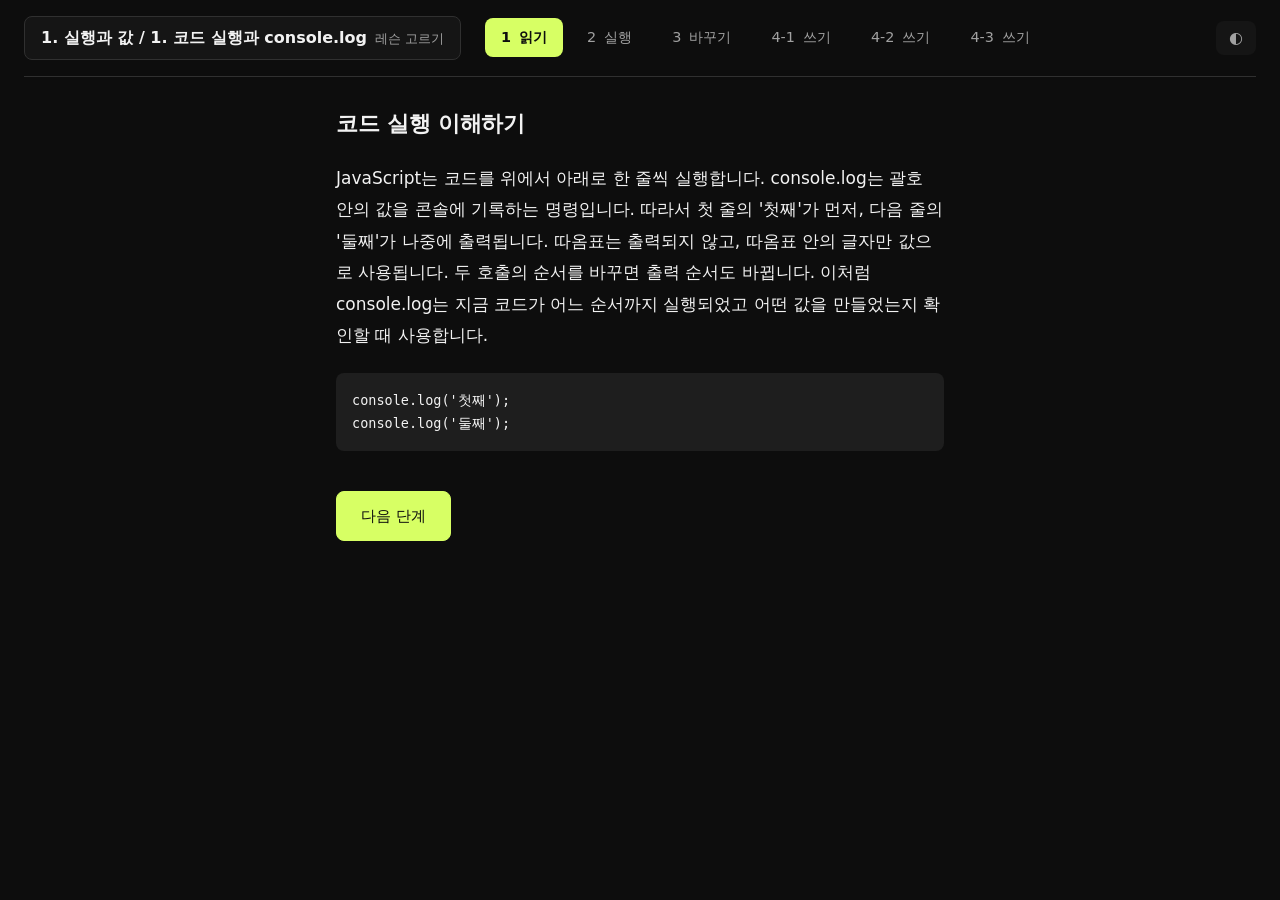
<file: index.html>
<!doctype html>
<html lang="ko" data-theme="dark">
<head>
  <meta charset="utf-8">
  <meta name="viewport" content="width=device-width, initial-scale=1">
  <meta name="description" content="설치 없이 브라우저에서 코드를 고쳐 실행하며 자바스크립트와 React 를 익히는 학습 도구입니다.">
  <title>JS·React 학습 플레이그라운드</title>
  <link rel="icon" href="favicon.svg" type="image/svg+xml">
  <link rel="stylesheet" href="css/tokens.css">
  <link rel="stylesheet" href="css/app.css">
</head>
<body>
  <a class="skip-link" href="#main">본문으로 건너뛰기</a>

  <header class="topbar">
    <h1 class="topbar__title">
      <button id="lesson-menu" class="lesson-menu" type="button"
              aria-expanded="false" aria-haspopup="dialog" aria-controls="lesson-overlay">
        <span id="lesson-title">레슨을 불러오는 중…</span>
        <span class="lesson-menu__hint" aria-hidden="true">레슨 고르기</span>
      </button>
    </h1>

    <ol id="step-list" class="chips" aria-label="단계"></ol>

    <button id="theme-toggle" class="theme-toggle" type="button">
      <span class="theme-toggle__icon" aria-hidden="true">◐</span>
      <span id="theme-toggle-label" class="visually-hidden">화면 테마 바꾸기</span>
    </button>
  </header>

  <main id="main" class="layout layout--read">
    <section class="pane pane--brief" aria-labelledby="step-title">
      <h2 id="step-title" class="step-title"></h2>
      <div id="lesson-brief" class="prose"></div>
      <button id="next-step" class="button button--primary" type="button">다음 단계</button>
    </section>

    <section class="pane pane--editor" aria-labelledby="editor-heading">
      <div class="pane__head">
        <h2 id="editor-heading" class="pane__title">코드</h2>
        <button id="brief-toggle" class="button button--quiet button--toggle" type="button"
                aria-expanded="true" aria-controls="main">설명 숨기기</button>
      </div>

      <p id="notice" class="notice" role="status" aria-live="polite"></p>

      <div id="editor-host" class="editor-host"></div>
      <pre id="readonly-code" class="readonly-code" tabindex="0" aria-label="레슨 코드 (읽기 전용)" hidden></pre>

      <p id="editor-hint" class="hint">
        Tab은 들여쓰기입니다. <kbd>Esc</kbd>를 누른 뒤 <kbd>Tab</kbd>을 누르면 편집기 밖으로 이동합니다.
      </p>

      <div class="button-row">
        <button id="run" class="button button--primary" type="button" disabled>실행</button>
        <button id="reset" class="button" type="button" disabled>코드 되돌리기</button>
        <button id="reference" class="button button--quiet" type="button" hidden>앞 단계 코드</button>
        <button id="hint" class="button button--quiet" type="button" hidden>힌트</button>
        <button id="solution" class="button button--quiet" type="button" hidden>정답 보기</button>
      </div>

      <div id="assist" class="assist" role="status" aria-live="polite" hidden></div>

      <div id="preview-panel" class="preview" hidden>
        <h2 class="pane__title">미리보기</h2>
        <p id="preview-status" class="preview__status" role="status" aria-live="polite"></p>
        <div id="preview-host" class="preview__host"></div>
      </div>
    </section>

    <section class="pane pane--result">
      <div id="result-block" class="result-block">
        <h2 class="pane__title">검사 결과</h2>
        <p class="result-help">내가 작성한 코드를 실행한 결과가 문제에서 요구한 결과와 일치하는지 확인합니다.</p>
        <p id="assert-summary" class="status" role="status" aria-live="polite"></p>
        <ol id="asserts" class="assert-list"></ol>
      </div>

      <h2 class="pane__title">콘솔 출력</h2>
      <p id="status" class="status" role="status" aria-live="polite"></p>
      <ol id="log" class="log" role="log" aria-label="콘솔 출력"></ol>
    </section>
  </main>

  <div id="lesson-overlay" class="overlay" role="dialog" aria-modal="true" aria-labelledby="overlay-title" hidden>
    <div class="overlay__panel">
      <div class="overlay__head">
        <h2 id="overlay-title">레슨 고르기</h2>
        <button id="overlay-close" class="button button--quiet" type="button">닫기</button>
      </div>
      <div id="lesson-list" class="overlay__body"></div>
    </div>
  </div>

  <div id="sandbox-host" class="sandbox-host" aria-hidden="true"></div>

  <script>
    // 정식 과정으로 통합된 뒤에도 남아 있는 미리보기 링크를 기본 주소로 정리한다.
    const currentUrl = new URL(location.href);
    if (currentUrl.searchParams.has('curriculum')) {
      currentUrl.searchParams.delete('curriculum');
      history.replaceState(null, '', currentUrl.pathname + currentUrl.search + currentUrl.hash);
    }
  </script>
  <script type="module" src="js/main.js"></script>
</body>
</html>
</file>
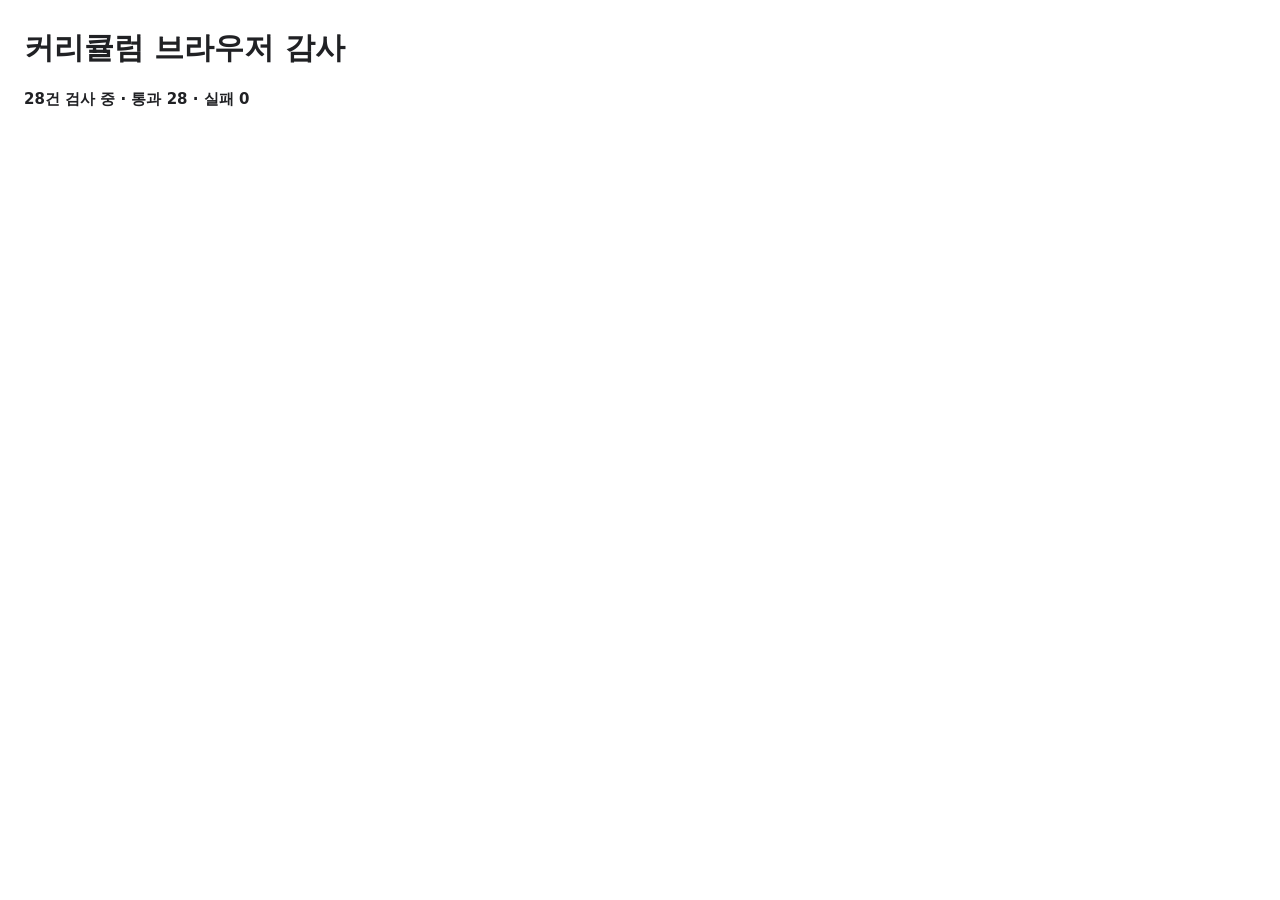
<file: browser-audit.html>
<!doctype html>
<html lang="ko">
<head>
  <meta charset="utf-8">
  <meta name="viewport" content="width=device-width, initial-scale=1">
  <title>커리큘럼 브라우저 감사</title>
  <style>
    body { margin: 24px; font: 15px/1.6 system-ui, sans-serif; color: #202124; }
    h1 { margin-bottom: 8px; }
    #status { font-weight: 700; }
    #failures { color: #b42318; white-space: pre-wrap; }
    #mount { position: fixed; left: -10000px; width: 800px; height: 600px; }
  </style>
</head>
<body>
  <h1>커리큘럼 브라우저 감사</h1>
  <p id="status">검사 준비 중…</p>
  <p id="summary"></p>
  <pre id="failures"></pre>
  <div id="mount" aria-hidden="true"></div>
  <script type="module" src="js/browser-audit.js?v=3"></script>
</body>
</html>
</file>
<file: css/tokens.css>
/* primitive → semantic 2단 토큰. 컴포넌트는 semantic만 참조한다.
   테마는 semantic 값만 갈아 끼운다 — 컴포넌트 CSS 는 한 줄도 바뀌지 않는다. */
:root {
  /* ========== primitive: Codex 중립색 ========== */
  --c-sand-50: #ffffff;
  --c-sand-100: #f7f7f7;
  --c-sand-200: #ededed;
  --c-sand-300: #d9d9d9;
  --c-ink-500: #696969;
  --c-ink-900: #171717;
  --c-ink-a20: rgba(0, 0, 0, 0.16);
  --c-ink-a35: rgba(0, 0, 0, 0.5);

  --c-clay-600: #3f6212;
  --c-clay-100: #ecfccb;

  --c-red-700: #a32e22;
  --c-green-700: #3f6b37;
  --c-amber-800: #8a5a16;

  --c-plum-700: #8a3a6b;
  --c-teal-800: #1f5f5b;
  --c-moss-700: #3f6b37;
  --c-ochre-800: #8a5a16;

  /* ========== primitive: Codex 다크 ========== */
  --c-bark-900: #0d0d0d;
  --c-bark-800: #151515;
  --c-bark-700: #1e1e1e;
  --c-bark-600: #303030;
  --c-bark-300: #a1a1a1;
  --c-bark-50: #f2f2f2;
  --c-shadow-a55: rgba(0, 0, 0, 0.72);
  --c-scrim-a60: rgba(0, 0, 0, 0.72);

  --c-flame-300: #e6ff8a;
  --c-flame-400: #d7ff64;
  --c-flame-900: #263315;

  --c-red-400: #ff8585;
  --c-green-400: #80d49b;
  --c-amber-400: #e8bd6a;

  --c-plum-300: #d2a8ff;
  --c-sky-300: #8cc8ff;
  --c-moss-300: #a8d8a0;
  --c-ochre-300: #f0bd75;

  /* ========== semantic: 라이트가 기본 ========== */
  --c-bg: var(--c-sand-50);
  --c-surface: var(--c-sand-100);
  --c-surface-alt: var(--c-sand-200);
  --c-border: var(--c-sand-300);
  --c-scrim: var(--c-ink-a35);
  --sh-overlay: 0 16px 40px var(--c-ink-a20);

  --c-text-strong: var(--c-ink-900);
  --c-text-muted: var(--c-ink-500);
  --c-text-error: var(--c-red-700);
  --c-text-ok: var(--c-green-700);
  --c-text-warn: var(--c-amber-800);

  /* 강조색은 하나다. 누를 곳과 지금 있는 곳에만 쓴다. */
  --c-accent: var(--c-clay-600);
  --c-accent-hover: #4d7c0f;
  --c-accent-weak: var(--c-clay-100);
  --c-on-accent: var(--c-sand-50);
  --c-focus: var(--c-clay-600);

  --c-syntax-keyword: var(--c-plum-700);
  --c-syntax-name: var(--c-teal-800);
  --c-syntax-string: var(--c-moss-700);
  --c-syntax-number: var(--c-ochre-800);
  --c-syntax-comment: var(--c-ink-500);

  /* ---------- 글꼴 ---------- */
  /* 한글 가독성 우선. 영문 기준 스택을 그대로 쓰지 않는다. */
  --f-sans: -apple-system, BlinkMacSystemFont, 'Apple SD Gothic Neo', 'Noto Sans KR',
    'Malgun Gothic', system-ui, sans-serif;
  --f-mono: ui-monospace, SFMono-Regular, Menlo, Consolas, 'D2Coding', monospace;

  /* ---------- 간격 ---------- */
  --sp-1: 4px;
  --sp-2: 8px;
  --sp-3: 12px;
  --sp-4: 16px;
  --sp-6: 24px;
  --sp-8: 32px;
  --sp-10: 40px;

  /* ---------- 모서리 ---------- */
  --r-sm: 8px;
  --r-lg: 14px;
  --r-pill: 999px;
}

/* ========== 다크 매핑 ==========
   두 곳에 같은 내용을 적는다. 시스템 설정을 따르는 경우와 사용자가 직접 고른 경우는
   선택자가 다르고, CSS 에는 블록을 재사용하는 수단이 없다.
   먼저 오는 쪽이 시스템 기본, 뒤가 사용자 선택이라 사용자 선택이 항상 이긴다. */
@media (prefers-color-scheme: dark) {
  :root:not([data-theme='light']) {
    --c-bg: var(--c-bark-900);
    --c-surface: var(--c-bark-800);
    --c-surface-alt: var(--c-bark-700);
    --c-border: var(--c-bark-600);
    --c-scrim: var(--c-scrim-a60);
    --sh-overlay: 0 16px 40px var(--c-shadow-a55);

    --c-text-strong: var(--c-bark-50);
    --c-text-muted: var(--c-bark-300);
    --c-text-error: var(--c-red-400);
    --c-text-ok: var(--c-green-400);
    --c-text-warn: var(--c-amber-400);

    --c-accent: var(--c-flame-400);
    --c-accent-hover: var(--c-flame-300);
    --c-accent-weak: var(--c-flame-900);
    --c-on-accent: var(--c-bark-900);
    --c-focus: var(--c-flame-400);

    --c-syntax-keyword: var(--c-plum-300);
    --c-syntax-name: var(--c-sky-300);
    --c-syntax-string: var(--c-moss-300);
    --c-syntax-number: var(--c-ochre-300);
    --c-syntax-comment: var(--c-bark-300);
  }
}

:root[data-theme='dark'] {
  --c-bg: var(--c-bark-900);
  --c-surface: var(--c-bark-800);
  --c-surface-alt: var(--c-bark-700);
  --c-border: var(--c-bark-600);
  --c-scrim: var(--c-scrim-a60);
  --sh-overlay: 0 16px 40px var(--c-shadow-a55);

  --c-text-strong: var(--c-bark-50);
  --c-text-muted: var(--c-bark-300);
  --c-text-error: var(--c-red-400);
  --c-text-ok: var(--c-green-400);
  --c-text-warn: var(--c-amber-400);

  --c-accent: var(--c-flame-400);
  --c-accent-hover: var(--c-flame-300);
  --c-accent-weak: var(--c-flame-900);
  --c-on-accent: var(--c-bark-900);
  --c-focus: var(--c-flame-400);

  --c-syntax-keyword: var(--c-plum-300);
  --c-syntax-name: var(--c-sky-300);
  --c-syntax-string: var(--c-moss-300);
  --c-syntax-number: var(--c-ochre-300);
  --c-syntax-comment: var(--c-bark-300);
}

:root { color-scheme: dark light; }
</file>
<file: css/app.css>
* { box-sizing: border-box; }

body {
  margin: 0;
  padding: 0 var(--sp-6) var(--sp-10);
  max-width: 1600px;
  min-height: 100vh;
  margin-inline: auto;
  background: var(--c-bg);
  color: var(--c-text-strong);
  font: 16px/1.6 var(--f-sans);
  -webkit-font-smoothing: antialiased;
}

.visually-hidden {
  position: absolute;
  width: 1px;
  height: 1px;
  padding: 0;
  overflow: hidden;
  clip-path: inset(50%);
  white-space: nowrap;
}

.skip-link { position: absolute; left: -9999px; }
.skip-link:focus {
  position: static;
  display: inline-block;
  margin: var(--sp-3) 0;
  color: var(--c-accent);
}

:is(a, button, textarea, pre, .cm-content):focus-visible {
  outline: 2px solid var(--c-focus);
  outline-offset: 2px;
}

/* ---------- 상단 진행 바 ---------- */
/* 스크롤 고정하지 않는다. 긴 지문에서는 지문 끝의 '다음 단계' 버튼이 이동을 맡는다 */
.topbar {
  display: flex;
  align-items: center;
  gap: var(--sp-6);
  flex-wrap: wrap;
  padding: var(--sp-4) 0;
  border-bottom: 1px solid var(--c-border);
  margin-bottom: var(--sp-8);
}

.topbar__title { margin: 0; font-size: 1rem; font-weight: 600; min-width: 0; max-width: 100%; }

.lesson-menu {
  display: flex;
  max-width: 100%;
  text-align: left;
  overflow-wrap: anywhere;
  align-items: baseline;
  gap: var(--sp-2);
  padding: var(--sp-2) var(--sp-4);
  border: 1px solid var(--c-border);
  border-radius: var(--r-sm);
  background: var(--c-surface);
  color: var(--c-text-strong);
  font: inherit;
  font-weight: 600;
  cursor: pointer;
  transition: background-color 120ms ease;
}
.lesson-menu:hover { background: var(--c-surface-alt); }
.lesson-menu__hint { color: var(--c-text-muted); font-size: 0.8rem; font-weight: 400; flex-shrink: 0; }

.theme-toggle {
  margin-left: auto;
  padding: var(--sp-2) var(--sp-3);
  border: 1px solid transparent;
  border-radius: var(--r-sm);
  background: var(--c-surface);
  color: var(--c-text-muted);
  font: inherit;
  font-size: 1rem;
  line-height: 1;
  cursor: pointer;
  transition: background-color 120ms ease;
}
.theme-toggle:hover { background: var(--c-surface-alt); border-color: var(--c-border); }

.chips { display: flex; gap: var(--sp-2); flex-wrap: wrap; margin: 0; padding: 0; list-style: none; }

/* 세 상태를 색에만 기대지 않고 나눈다.
   미방문: 옅은 글자 / 완료: 진한 글자 + ✓ / 현재: 채운 배경 + 굵기.
   흑백으로 보면 밝은 글자 · 진한 글자 · 어두운 면으로 갈린다. */
.chip {
  display: flex;
  align-items: baseline;
  gap: var(--sp-2);
  padding: var(--sp-2) var(--sp-4);
  border: 0;
  border-radius: var(--r-sm);
  background: transparent;
  color: var(--c-text-muted);
  font: inherit;
  font-size: 0.9rem;
  cursor: pointer;
  transition: background-color 120ms ease;
}
.chip:hover { background: var(--c-surface); }
.chip__num { font-variant-numeric: tabular-nums; }

.chip--done { color: var(--c-text-strong); }
.chip--done .chip__num::after { content: '✓'; margin-left: 3px; }

.chip--current {
  background: var(--c-accent);
  color: var(--c-on-accent);
  font-weight: 600;
}
.chip--current:hover { background: var(--c-accent-hover); }

/* ---------- 레이아웃 ---------- */
.layout { display: grid; gap: var(--sp-10); align-items: start; }

.pane { min-width: 0; }

.pane__head { display: flex; align-items: baseline; justify-content: space-between; gap: var(--sp-2); }

/* 영역 이름표다. 제목 위계에 넣지 않는다. */
.pane__title {
  margin: 0 0 var(--sp-3);
  font-size: 0.75rem;
  font-weight: 600;
  color: var(--c-text-muted);
  letter-spacing: 0.06em;
  text-transform: uppercase;
}

/* 코드 영역은 지문과 층위가 다르다. 선이 아니라 배경 톤으로 나눈다. */
:is(.pane--editor, .pane--result) {
  padding: var(--sp-6);
  border-radius: var(--r-lg);
  background: var(--c-surface);
  border: 1px solid var(--c-border);
}

.button--toggle { display: none; }

.layout { grid-template-columns: minmax(0, 1fr); }
.layout--read :is(.pane--editor, .pane--result) { display: none; }
:is(.layout--run, .layout--tweak) .result-block { display: none; }

@media (min-width: 768px) {
  .layout { grid-template-columns: minmax(0, 1fr) minmax(0, 1fr); }
  .pane--brief { grid-column: 1 / -1; }
  .button--toggle { display: inline-block; }
  .layout--brief-collapsed .pane--brief { display: none; }
  .layout--read { grid-template-columns: minmax(0, 1fr); }
}

@media (min-width: 1280px) {
  .layout--read { grid-template-columns: minmax(0, 1fr); }
  :is(.layout--run, .layout--tweak) {
    grid-template-columns: minmax(0, 26rem) minmax(0, 1fr);
    grid-template-areas: 'brief editor' 'brief result';
  }
  :is(.layout--fill, .layout--wrap, .layout--write) {
    grid-template-columns: minmax(0, 24rem) minmax(0, 1fr) minmax(0, 22rem);
    grid-template-areas: 'brief editor result';
  }
  :is(.layout--run, .layout--tweak, .layout--fill, .layout--wrap, .layout--write) .pane--brief { grid-area: brief; grid-column: auto; }
  :is(.layout--run, .layout--tweak, .layout--fill, .layout--wrap, .layout--write) .pane--editor { grid-area: editor; }
  :is(.layout--run, .layout--tweak, .layout--fill, .layout--wrap, .layout--write) .pane--result { grid-area: result; }
  .button--toggle { display: none; }
  .layout--brief-collapsed .pane--brief { display: block; }
}

/* ---------- 지문 (read 화면 기준) ---------- */
.step-title {
  margin: 0 0 var(--sp-6);
  font-size: 1.35rem;
  font-weight: 600;
  line-height: 1.4;
  letter-spacing: -0.01em;
}

/* 읽는 글이다. 한 줄 한글 40자 언저리가 상한 */
.prose {
  max-width: min(38rem, 100%);
  font-size: 1.0625rem;
  line-height: 1.85;
}
/*
 * 지문에는 ReactDOM.createRoot(...).render(...) 같은 공백 없는 코드 조각이 섞인다.
 * 좁은 화면에서 그 한 덩어리가 줄을 넘겨 문서 전체에 가로 스크롤을 만든다(실측: 390px 에서 문서폭 551).
 * word-break: break-all 은 평범한 낱말까지 아무 데서나 끊어 useEffect 같은 이름이 두 줄로 갈린다.
 * overflow-wrap: break-word 는 한 낱말이 제 줄에 들어가지 못할 때만 끊는다. 그 경우가 코드 조각뿐이다.
 */
.prose p { margin: 0 0 1.25em; overflow-wrap: break-word; }
.prose p:last-child { margin-bottom: 0; }

/* read 단계는 본문 한 덩어리뿐이라 넓은 화면에서 가운데로 모은다 */
.layout--read .pane--brief { max-width: min(38rem, 100%); margin: 0 auto; }

#next-step { margin-top: var(--sp-10); }

/* ---------- 에디터 ---------- */
.editor-host {
  overflow: hidden;
  border: 1px solid var(--c-border);
  border-radius: var(--r-sm);
  background: var(--c-bg);
}
.editor-host .cm-editor { max-height: 60vh; background: var(--c-bg); }
.editor-host .cm-scroller { font: 13.5px/1.6 var(--f-mono); }
.editor-host .cm-gutters { border: 0; background: var(--c-bg); color: var(--c-text-muted); }

/* CodeMirror 의 기본 테마가 caret-color 를 검정으로 둔다. 어두운 화면에서는
   배경과 1.21 로 붙어 커서가 보이지 않는다(실측). 글자와 같은 색으로 세운다. */
.editor-host .cm-content { caret-color: var(--c-text-strong); }

/* 선택 영역은 브라우저 기본값에 맡기고 있었다. 값을 읽을 수도 없고 테마에 따라
   달라진다. 편집기 배경과 3:1 이상 갈리는 토큰은 accent 뿐이다(실측). */
.editor-host .cm-content ::selection { background: var(--c-accent); color: var(--c-on-accent); }

/* surface 는 배경과 1.07 이라 보이지 않았다. surface-alt 로 올린다. */
.editor-host .cm-activeLine, .editor-host .cm-activeLineGutter { background: var(--c-surface-alt); }

.code-input {
  display: block;
  width: 100%;
  padding: var(--sp-4);
  border: 0;
  border-radius: var(--r-sm);
  background: var(--c-bg);
  color: var(--c-text-strong);
  font: 13.5px/1.6 var(--f-mono);
  resize: vertical;
}

.readonly-code {
  margin: 0;
  padding: var(--sp-4);
  border-radius: var(--r-sm);
  background: var(--c-bg);
  font: 13.5px/1.6 var(--f-mono);
  white-space: pre-wrap;
  overflow: auto;
  max-height: 50vh;
}

.hint { color: var(--c-text-muted); font-size: 0.85rem; margin: var(--sp-3) 0 0; }

.notice:not(:empty) {
  margin: 0 0 var(--sp-4);
  padding: var(--sp-3) var(--sp-4);
  border-radius: var(--r-sm);
  background: var(--c-surface-alt);
  color: var(--c-text-strong);
  font-size: 0.9rem;
  line-height: 1.6;
}

/* ---------- 미리보기 ---------- */
/* 에디터 열 안에서 위아래로 나눈다. 열을 넷으로 늘리면 코드 쓰는 칸이 눌린다. */
.preview { margin-top: var(--sp-6); }
.preview__status { min-height: 0; margin: 0 0 var(--sp-2); color: var(--c-text-muted); font-size: 0.85rem; }
.preview__status:empty { display: none; }

/* 미리보기가 있으면 에디터와 높이를 나눠 갖는다.
   에디터가 60vh 까지 자라면 미리보기가 접힌 화면 밖으로 밀려 존재를 알 수 없다. */
.layout--with-preview .editor-host .cm-editor { max-height: 26vh; }
.layout--with-preview .preview__host { height: 26vh; min-height: 150px; max-height: 240px; }
.layout--with-preview .preview { margin-top: var(--sp-4); }
.layout--with-preview .hint { margin: var(--sp-2) 0 0; }
.layout--with-preview .button-row { margin-top: var(--sp-3); }

.preview__host {
  height: 220px;
  border-radius: var(--r-sm);
  background: var(--c-bg);
  overflow: hidden;
}
.preview__host iframe {
  display: block;
  width: 100%;
  height: 100%;
  border: 0;
}

/* ---------- 버튼 ---------- */
.button-row { display: flex; gap: var(--sp-3); flex-wrap: wrap; margin-top: var(--sp-4); }

.button {
  padding: var(--sp-3) var(--sp-6);
  border: 1px solid var(--c-border);
  border-radius: var(--r-sm);
  background: var(--c-surface-alt);
  color: var(--c-text-strong);
  font: inherit;
  font-size: 0.95rem;
  font-weight: 500;
  cursor: pointer;
  transition: background-color 120ms ease;
}
.button:hover { background: var(--c-border); }
.button:disabled { color: var(--c-text-muted); cursor: not-allowed; }
.button:disabled:hover { background: var(--c-surface-alt); }

.button--quiet { background: transparent; border-color: transparent; color: var(--c-text-muted); }
.button--quiet:hover { background: var(--c-surface-alt); }

.button--primary { background: var(--c-accent); border-color: var(--c-accent); color: var(--c-on-accent); }
.button--primary:hover { background: var(--c-accent-hover); border-color: var(--c-accent-hover); }
.button--primary:disabled { background: var(--c-surface-alt); }
.button--primary:disabled:hover { background: var(--c-surface-alt); }

/* ---------- 결과 ---------- */
.assert-list {
  margin: 0 0 var(--sp-6);
  padding-left: var(--sp-6);
  font: 13px/1.7 var(--f-mono);
  white-space: pre-wrap;
}
.assert-list li { margin-bottom: var(--sp-2); }
.assert--pass { color: var(--c-text-ok); }
.assert--fail { color: var(--c-text-error); }
.assert--error { color: var(--c-text-warn); }
.result-help { margin: 0 0 var(--sp-2); color: var(--c-text-muted); font-size: 0.85rem; line-height: 1.55; }
.result-help code { color: var(--c-text); }

.status { min-height: 1.6em; margin: 0 0 var(--sp-3); color: var(--c-text-muted); font-size: 0.9rem; }
.status--pass { color: var(--c-text-ok); }
:is(.status--fail, .status--error) { color: var(--c-text-error); }

.log {
  margin: 0;
  padding: var(--sp-3);
  border-radius: var(--r-sm);
  background: var(--c-bg);
  border: 1px solid var(--c-border);
  list-style: none;
  font: 13px/1.6 var(--f-mono);
  min-height: 100px;
  max-height: 280px;
  overflow: auto;
  white-space: pre-wrap;
  word-break: break-word;
}
.log-line { padding: 2px var(--sp-2); }
.log-line--error { color: var(--c-text-error); }
.log-line--warn { color: var(--c-text-warn); }
/* muted 를 surface-alt 위에 올리면 대비가 3.99(어둡게)·4.37(밝게)로 미달한다.
   워치독 강제 종료 안내가 나오는 줄이라 잘 읽혀야 한다. strong 은 11.74·13.59 다. */
.log-line--system { color: var(--c-text-strong); background: var(--c-surface-alt); border-radius: var(--r-sm); }

/* ---------- 레슨 목록 오버레이 ---------- */
.overlay {
  position: fixed;
  inset: 0;
  display: flex;
  align-items: flex-start;
  justify-content: center;
  padding: var(--sp-10) var(--sp-4);
  background: var(--c-scrim);
  z-index: 10;
}
.overlay[hidden] { display: none; }

.overlay__panel {
  width: min(34rem, 100%);
  max-height: 80vh;
  display: flex;
  flex-direction: column;
  border-radius: var(--r-lg);
  background: var(--c-bg);
  border: 1px solid var(--c-border);
  box-shadow: var(--sh-overlay);
}
.overlay__head {
  display: flex;
  align-items: center;
  justify-content: space-between;
  gap: var(--sp-2);
  padding: var(--sp-6) var(--sp-6) var(--sp-4);
}
.overlay__head h2 { margin: 0; font-size: 1rem; font-weight: 600; }
.overlay__body { padding: 0 var(--sp-6) var(--sp-6); overflow: auto; }

.lesson-accordion {
  border-bottom: 1px solid var(--c-border);
}
.lesson-accordion:last-child { border-bottom: 0; }

.overlay-group {
  margin: 0;
}

.track-toggle {
  display: grid;
  grid-template-columns: minmax(0, 1fr) auto auto;
  align-items: center;
  gap: var(--sp-3);
  width: 100%;
  padding: var(--sp-4) var(--sp-2);
  border: 0;
  background: transparent;
  color: var(--c-text-strong);
  font: inherit;
  font-weight: 600;
  text-align: left;
  cursor: pointer;
}
.track-toggle:hover { color: var(--c-accent-hover); }
.track-toggle__count { color: var(--c-text-muted); font-size: 0.8rem; font-weight: 400; }
.track-toggle__arrow { color: var(--c-text-muted); transition: transform 120ms ease; }
.track-toggle[aria-expanded="true"] .track-toggle__arrow { transform: rotate(180deg); }

.overlay-list { margin: 0; padding: 0 0 var(--sp-3); list-style: none; }
.overlay-list[hidden] { display: none; }

.lesson-link {
  display: flex;
  align-items: baseline;
  gap: var(--sp-3);
  width: 100%;
  padding: var(--sp-3) var(--sp-4);
  border: 0;
  border-radius: var(--r-sm);
  background: transparent;
  color: var(--c-text-strong);
  font: inherit;
  font-size: 0.95rem;
  text-align: left;
  cursor: pointer;
  transition: background-color 120ms ease;
}
.lesson-link:hover { background: var(--c-surface); }
.lesson-link--current { background: var(--c-accent-weak); color: var(--c-accent); font-weight: 600; }
.lesson-link--current:hover { background: var(--c-accent-weak); }

.lesson-status { margin-left: auto; font-size: 0.8rem; white-space: nowrap; }
.lesson-status--done { color: var(--c-text-ok); }
.lesson-status--partial { color: var(--c-text-muted); }
.lesson-link--current .lesson-status { color: var(--c-accent); }

/* 좁은 폭에서는 칩의 글자를 접고 번호만 남긴다 */
@media (max-width: 767px) {
  body { padding: 0 var(--sp-4) var(--sp-8); }
  .layout { gap: var(--sp-8); }
  .topbar { gap: var(--sp-4); margin-bottom: var(--sp-8); }
  .chip__label {
    position: absolute;
    width: 1px;
    height: 1px;
    overflow: hidden;
    clip-path: inset(50%);
  }
  .chip { padding: var(--sp-2) var(--sp-3); }
  .lesson-menu__hint { display: none; }
}

/* 실행 iframe 은 화면에 필요 없지만 display:none 이면 접근성 트리 처리가 애매해 오프스크린으로 둔다 */
.sandbox-host { position: absolute; width: 0; height: 0; overflow: hidden; }
.sandbox-host iframe { border: 0; }

/* ── 파일 탭 (files[] 단계에서만 DOM 에 존재한다) ───────────────────── */
.file-tabs { margin: var(--sp-3) 0 0; }

/* 줄바꿈하지 않는다. 탭 줄 높이가 흔들리면 아래 편집기가 밀린다. */
.file-tabs__list {
  display: flex;
  gap: var(--sp-2);
  overflow-x: auto;
  padding-bottom: var(--sp-2);
}

.file-tab {
  display: inline-flex;
  align-items: center;
  gap: var(--sp-2);
  flex: 0 0 auto;
  padding: var(--sp-2) var(--sp-4);
  border: 0;
  border-radius: var(--r-sm);
  background: var(--c-surface-alt);
  /* muted 를 surface-alt 위에 올리면 3.99(어둡게)·4.37(밝게)로 미달한다.
     활성·비활성 구분은 배경색과 aria-selected 가 이미 지고 있다. */
  color: var(--c-text-strong);
  font: inherit;
  font-size: 0.9rem;
  font-family: var(--f-mono);
  white-space: nowrap;
  cursor: pointer;
  transition: background-color 120ms ease;
}
.file-tab:hover { background: var(--c-border); }
.file-tab--on { background: var(--c-accent-weak); color: var(--c-text-strong); }
.file-tab--error { color: var(--c-text-error); }
.file-tab__mark { font-size: 0.8em; line-height: 1; }

.file-tabs__note:not(:empty) {
  margin: 0 0 var(--sp-3);
  color: var(--c-text-muted);
  font-size: 0.85rem;
}

/* 편집기가 없는 구간(<768)에서는 파일을 세로로 잇는다. 이름이 경계가 된다. */
.readonly-code__name {
  display: block;
  margin-bottom: var(--sp-2);
  color: var(--c-text-muted);
  font-weight: 600;
}
.readonly-code__name:not(:first-child) { margin-top: var(--sp-4); }

/* ── 힌트와 정답 보기 ───────────────────────────────────────────── */
.assist:not([hidden]) {
  margin-top: var(--sp-4);
  padding: var(--sp-4);
  border-radius: var(--r-sm);
  background: var(--c-surface-alt);
}
.assist__hint { margin: 0 0 var(--sp-3); color: var(--c-text-strong); font-size: 0.9rem; }
.assist__hint:last-child { margin-bottom: 0; }
.assist__label { margin: 0 0 var(--sp-2); color: var(--c-text-strong); font-size: 0.85rem; }
.assist__code {
  margin: 0;
  padding: var(--sp-3);
  border-radius: var(--r-sm);
  background: var(--c-bg);
  color: var(--c-text-strong);
  font: 13px/1.6 var(--f-mono);
  white-space: pre-wrap;
  overflow-wrap: break-word;
  max-height: 40vh;
  overflow: auto;
}

/* 지문 안의 코드 블록. read 단계는 CodeMirror 를 받지 않으므로 구문 강조가 없다 —
   강조를 붙이려면 편집기를 끌어와야 하고 그러면 콜드 로드 1,799ms(F-007)가
   도구의 첫 화면으로 옮겨 온다. 등폭 글꼴과 배경으로 코드임을 알린다. */
.prose__code {
  margin: 0 0 1.25em;
  padding: var(--sp-4);
  border-radius: var(--r-sm);
  background: var(--c-surface-alt);
  color: var(--c-text-strong);
  font: 13.5px/1.7 var(--f-mono);
  /* 산문은 낱말을 끊어서라도 접고(.prose p) 코드는 들여쓰기를 지킨 채 제 안에서 스크롤한다.
     문서 전체 가로 스크롤로 번지지 않게 하는 것이 요점이다. */
  white-space: pre;
  overflow-x: auto;
}
.prose__code:last-child { margin-bottom: 0; }
</file>
